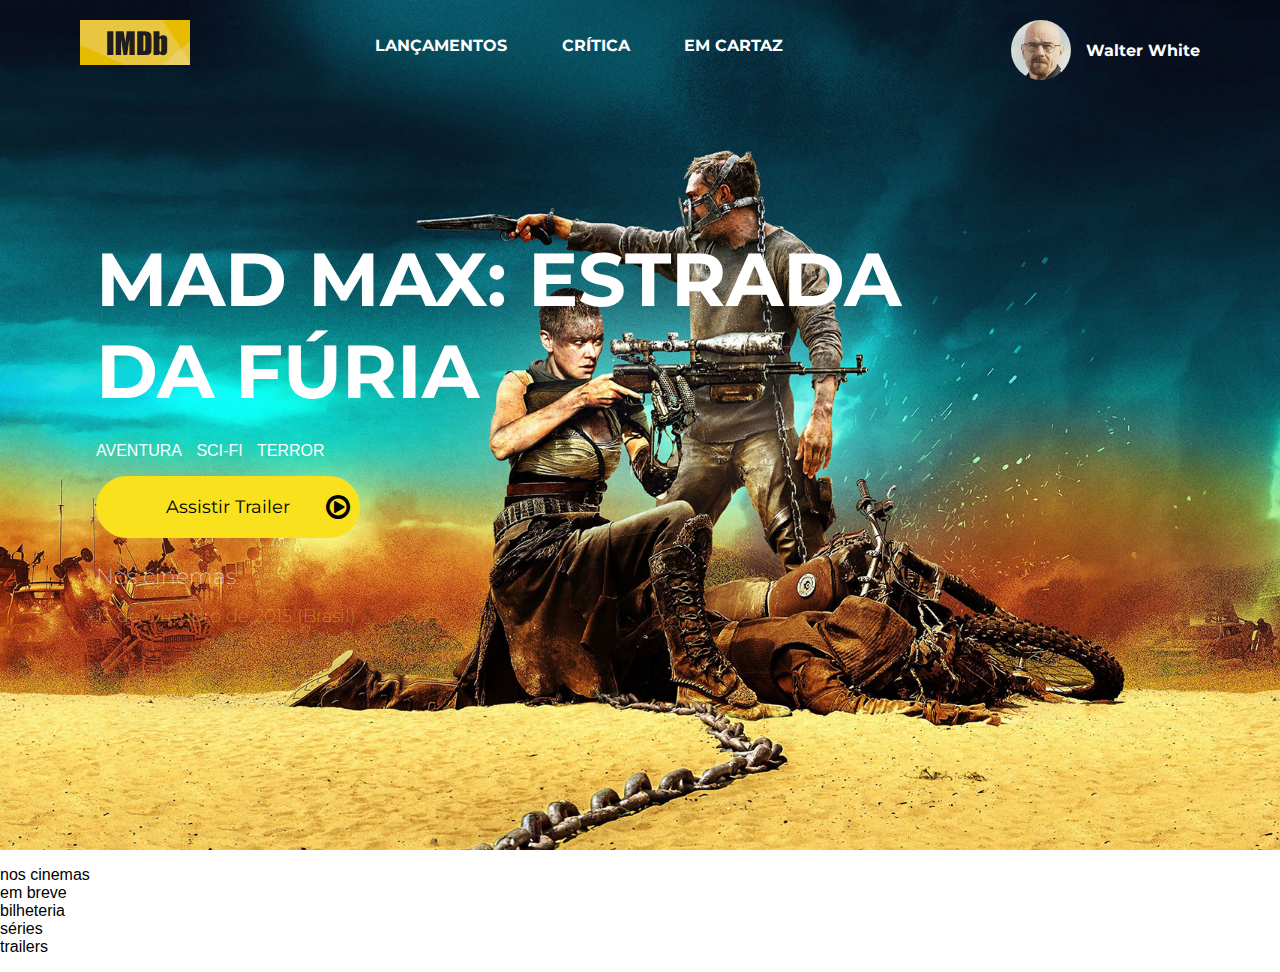
<file: react-11/public/index.html>
<!DOCTYPE html>
<html class="no-js" lang="pt-br">
	<head>
		<meta charset="utf-8" />
		<meta http-equiv="x-ua-compatible" content="ie=edge" />
		<title>IMDB - CodeNation Filmes</title>
		<meta name="description" content="" />
		<link rel="shortcut icon" type="image/png" href="/favicon.png" />
		<meta name="viewport" content="width=device-width, initial-scale=1" />

		<link rel="stylesheet" href="css/normalize.css" />
		<link rel="stylesheet" href="css/main.css" />
	</head>
	<header>
		<nav>
			<div>
				<a href="#">
					<img src="./img/logo-imdb.jpg" alt="">
				</a>
			</div>
			<ul>
				<li><a href="#">lançamentos</a></li>
				<li><a href="#">crítica</a></li>
				<li><a href="#">em cartaz</a></li>
			</ul>
			<div class="user">
				<img src="./img/walter-white.jpg" alt="">
				<label>Walter White</label>
			</div>
		</nav>
		<div class="title">
			<h1>mad max: estrada da fúria</h1>
			<ol>
				<li><a href="#">aventura</a></li>
				<li><a href="#">sci-fi</a></li>
				<li><a href="#">terror</a></li>
			</ol>
			<button>Assistir Trailer <i class="fa fa-play-circle-o"></i></button>
			<div class="info">
				<label>Nos cinemas</label>
				<span>15 de Outubro de 2015 (Brasil)</span>
			</div>
		</div>
	</header>
	<div class="box-text">
		<ol>
			<li>nos cinemas</li>
			<li>em breve</li>
			<li>bilheteria</li>
			<li>séries</li>
			<li>trailers</li>
		</ol>
	</div>
	<main>

	</main>
	<body>
	</body>
</html>
</file>
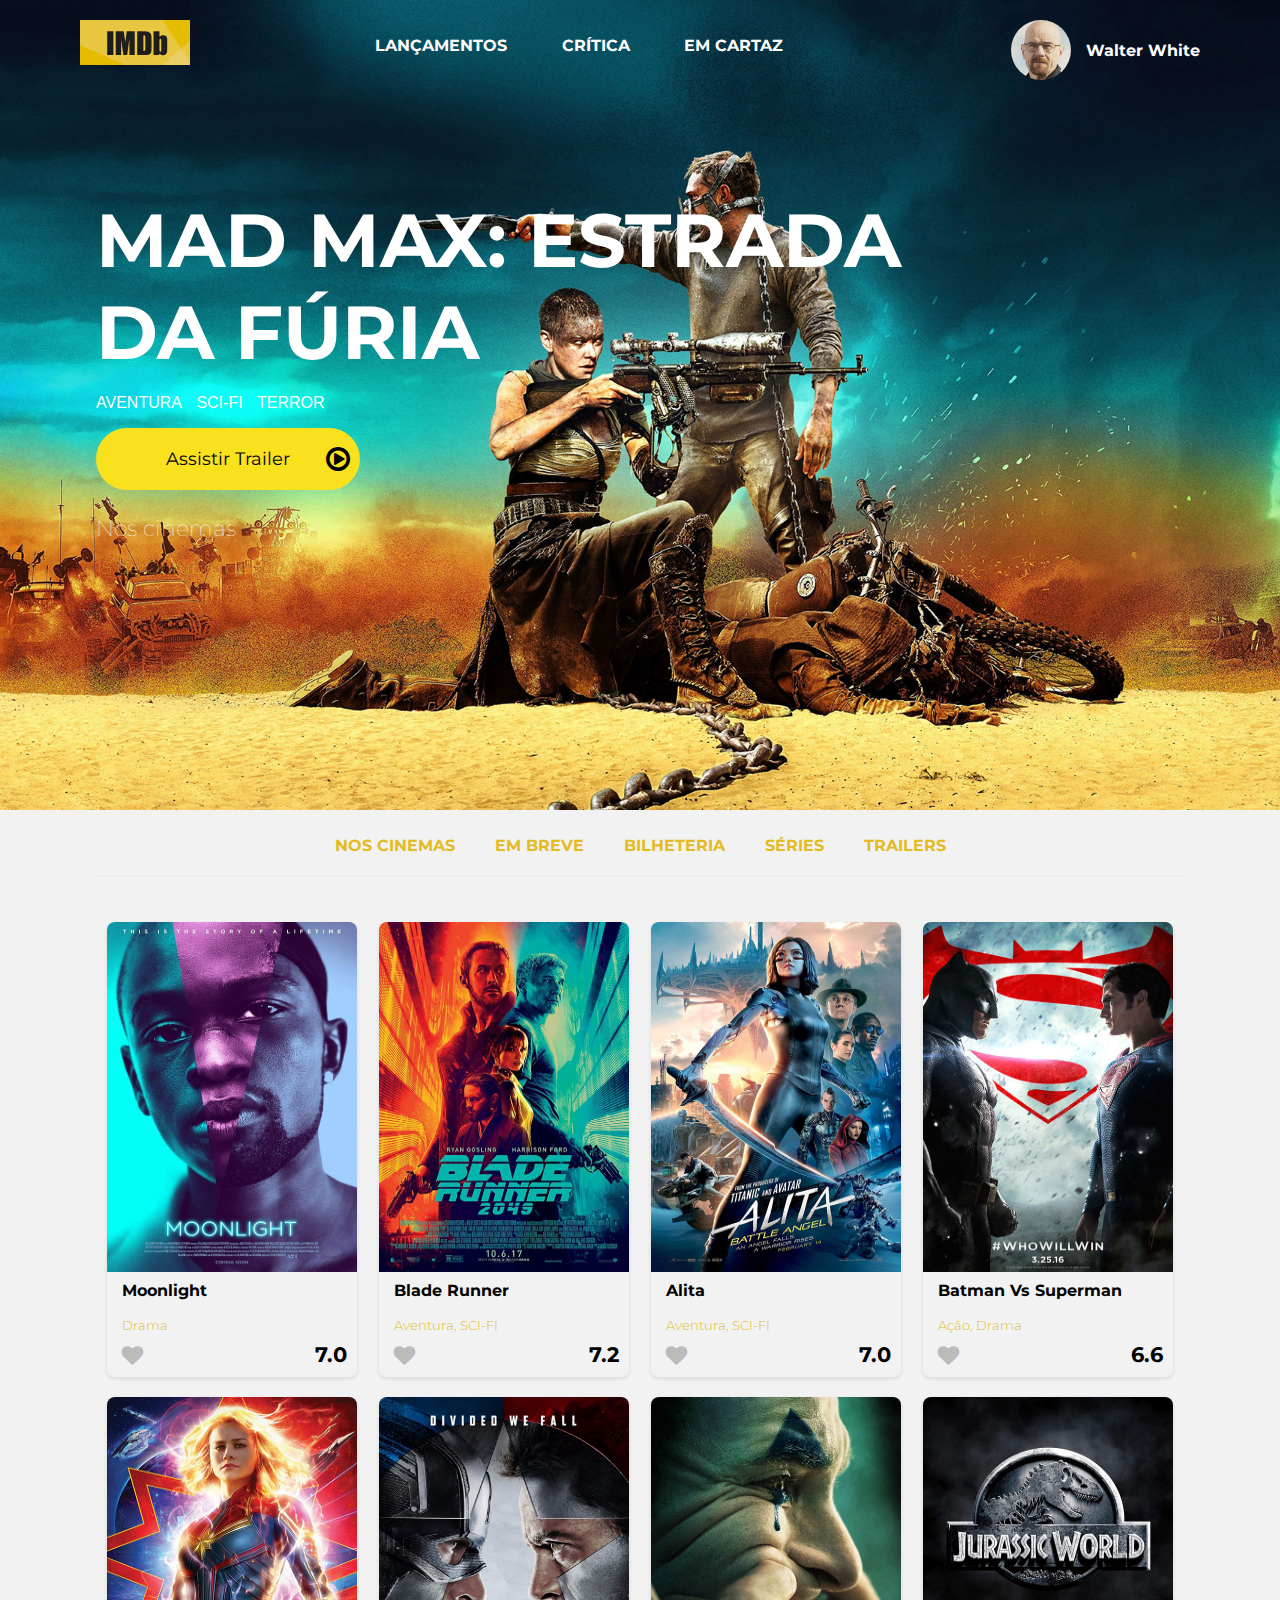
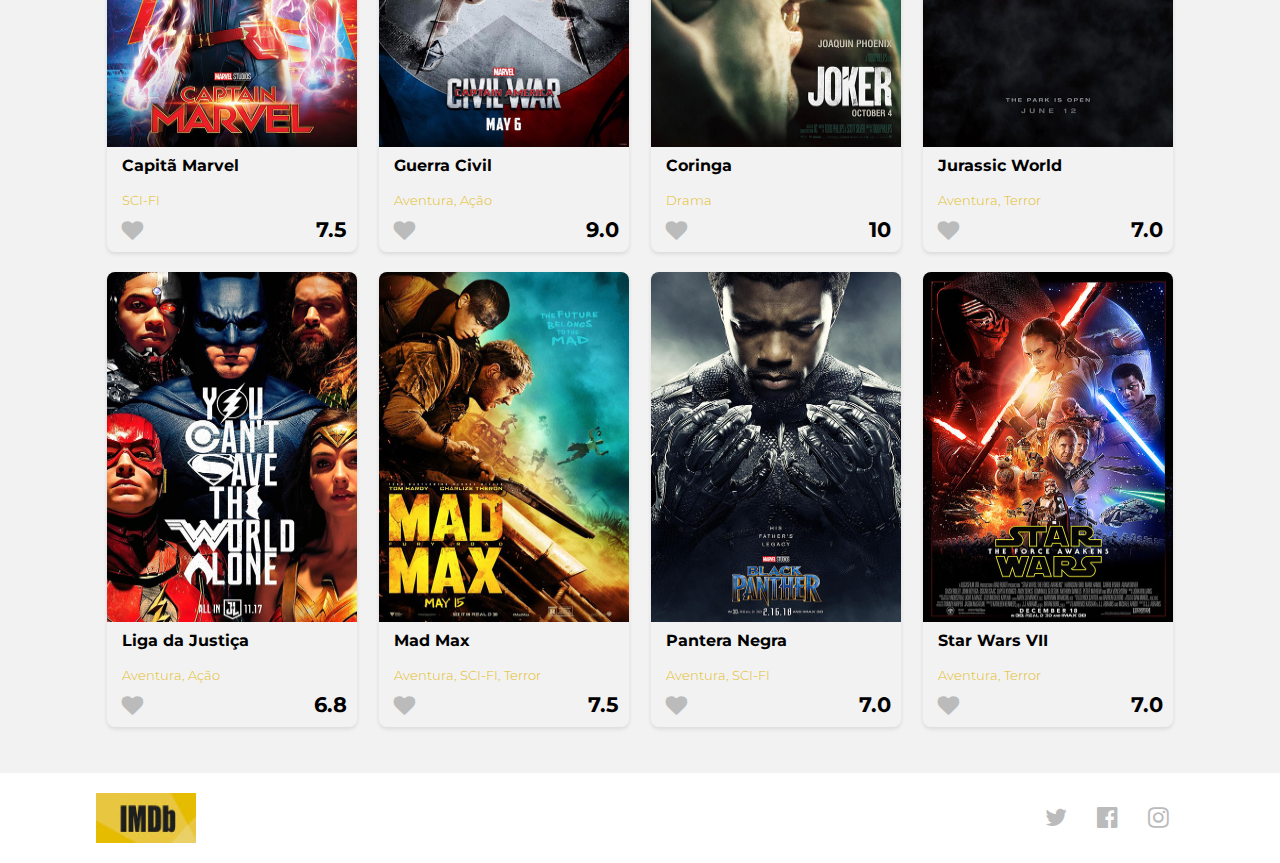
<file: semanaUm/react-11/public/index.html>
<!DOCTYPE html>
<html class="no-js" lang="pt-br">
	<head>
		<meta charset="utf-8" />
		<meta http-equiv="x-ua-compatible" content="ie=edge" />
		<title>IMDB - CodeNation Filmes</title>
		<meta name="description" content="" />
		<link rel="shortcut icon" type="image/png" href="/favicon.png" />
		<meta name="viewport" content="width=device-width, initial-scale=1" />

		<link rel="stylesheet" href="css/normalize.css" />
		<link rel="stylesheet" href="css/main.css" />
	</head>
	<body>
	<header>
		<nav>
			<div>
				<a href="#">
					<img src="./img/logo-imdb.jpg" alt="">
				</a>
			</div>
			<ul>
				<li><a href="#">lançamentos</a></li>
				<li><a href="#">crítica</a></li>
				<li><a href="#">em cartaz</a></li>
			</ul>
			<div class="user">
				<img src="./img/walter-white.jpg" alt="">
				<label>Walter White</label>
			</div>
		</nav>
		<div class="title">
			<h1>mad max: estrada da fúria</h1>
			<ol>
				<li><a href="#">aventura</a></li>
				<li><a href="#">sci-fi</a></li>
				<li><a href="#">terror</a></li>
			</ol>
			<button>Assistir Trailer <i class="fa fa-play-circle-o"></i></button>
			<div class="info">
				<label>Nos cinemas</label>
				<span>15 de Outubro de 2015 (Brasil)</span>
			</div>
		</div>
	</header>
	<section class="content">
		<nav>
			<ol>
				<li><a href="#">nos cinemas</a></li>
				<li><a href="#">em breve</a></li>
				<li><a href="#">bilheteria</a></li>
				<li><a href="#">séries</a></li>
				<li><a href="#">trailers</a></li>
			</ol>
		</nav>
		<ul class="cards">
			<li class="card">
				<figure class="capa">
					<img src="./img/poster-moonlight.jpg" alt="">
					<div class="play">
						<h3>Moonlight</h3>
						<a href="#"><i class="fa fa-play"></i></a>
					</div>
				</figure>

				<div class="info">
					<h3 class="title">Moonlight</h3>
					<p class="genero">
						<a href="#" class="genero-a">Drama</a>
					</p>
					<p class="nota">
						<i class="fa fa-heart"></i>
						<span>7.0</span>
					</p>
				</div>
			</li>

			<li class="card">
				<figure class="capa">
					<img src="./img/poster-bladerunner.jpg" alt="">
					<div class="play">
						<h3>Blade Runner</h3>
						<a href="#"><i class="fa fa-play"></i></a>
					</div>
				</figure>

				<div class="info">
					<h3 class="title">Blade Runner</h3>
					<p class="genero">
						<a href="#" class="genero-a">Aventura</a>, 
						<a href="#" class="genero-a">SCI-FI</a>
					</p>
					<p class="nota">
						<i class="fa fa-heart"></i>
						<span>7.2</span>
					</p>
				</div>
			</li>

			<li class="card">
				<figure class="capa">
					<img src="./img/poster-alita.jpg" alt="">
					<div class="play">
						<h3>Alita</h3>
						<a href="#"><i class="fa fa-play"></i></a>
					</div>
				</figure>

				<div class="info">
					<h3 class="title">Alita</h3>
					<p class="genero">
						<a href="#" class="genero-a">Aventura</a>, 
						<a href="#" class="genero-a">SCI-FI</a>
					</p>
					<p class="nota">
						<i class="fa fa-heart"></i>
						<span>7.0</span>
					</p>
				</div>
			</li>

			<li class="card">
				<figure class="capa">
					<img src="./img/poster-batman-superman.jpg" alt="">
					<div class="play">
						<h3>Batman Vs Superman</h3>
						<a href="#"><i class="fa fa-play"></i></a>
					</div>
				</figure>

				<div class="info">
					<h3 class="title">Batman Vs Superman</h3>
					<p class="genero">
						<a href="#" class="genero-a">Ação</a>,
						<a href="#" class="genero-a">Drama</a>
					</p>
					<p class="nota">
						<i class="fa fa-heart"></i>
						<span>6.6</span>
					</p>
				</div>
			</li>

			<li class="card">
				<figure class="capa">
					<img src="./img/poster-capita-marvel.jpg" alt="">
					<div class="play">
						<h3>Capitã Marvel</h3>
						<a href="#"><i class="fa fa-play"></i></a>
					</div>
				</figure>

				<div class="info">
					<h3 class="title">Capitã Marvel</h3>
					<p class="genero"> 
						<a href="#" class="genero-a">SCI-FI</a>
					</p>
					<p class="nota">
						<i class="fa fa-heart"></i>
						<span>7.5</span>
					</p>
				</div>
			</li>

			<li class="card">
				<figure class="capa">
					<img src="./img/poster-civil-war.jpg" alt="">
					<div class="play">
						<h3>Guerra Civil</h3>
						<a href="#"><i class="fa fa-play"></i></a>
					</div>
				</figure>

				<div class="info">
					<h3 class="title">Guerra Civil</h3>
					<p class="genero">
						<a href="#" class="genero-a">Aventura</a>,
						<a href="#" class="genero-a">Ação</a>
					</p>
					<p class="nota">
						<i class="fa fa-heart"></i>
						<span>9.0</span>
					</p>
				</div>
			</li>

			<li class="card">
				<figure class="capa">
					<img src="./img/poster-coringa.jpg" alt="">
					<div class="play">
						<h3>Coringa</h3>
						<a href="#"><i class="fa fa-play"></i></a>
					</div>
				</figure>

				<div class="info">
					<h3 class="title">Coringa</h3>
					<p class="genero">
						<a href="#" class="genero-a">Drama</a>
					</p>
					<p class="nota">
						<i class="fa fa-heart"></i>
						<span>10</span>
					</p>
				</div>
			</li>

			<li class="card">
				<figure class="capa">
					<img src="./img/poster-jurassic-world.jpg" alt="">
					<div class="play">
						<h3>Jurassic World</h3>
						<a href="#"><i class="fa fa-play"></i></a>
					</div>
				</figure>

				<div class="info">
					<h3 class="title">Jurassic World</h3>
					<p class="genero">
						<a href="#" class="genero-a">Aventura</a>,
						<a href="#" class="genero-a">Terror</a>
					</p>
					<p class="nota">
						<i class="fa fa-heart"></i>
						<span>7.0</span>
					</p>
				</div>
			</li>

			<li class="card">
				<figure class="capa">
					<img src="./img/poster-liga-justica.jpg" alt="">
					<div class="play">
						<h3>Liga da Justiça</h3>
						<a href="#"><i class="fa fa-play"></i></a>
					</div>
				</figure>

				<div class="info">
					<h3 class="title">Liga da Justiça</h3>
					<p class="genero">
						<a href="#" class="genero-a">Aventura</a>,
						<a href="#" class="genero-a">Ação</a>
					</p>
					<p class="nota">
						<i class="fa fa-heart"></i>
						<span>6.8</span>
					</p>
				</div>
			</li>

			<li class="card">
				<figure class="capa">
					<img src="./img/poster-mad-max.jpg" alt="">
					<div class="play">
						<h3>Mad Max</h3>
						<a href="#"><i class="fa fa-play"></i></a>
					</div>
				</figure>

				<div class="info">
					<h3 class="title">Mad Max</h3>
					<p class="genero">
						<a href="#" class="genero-a">Aventura</a>,
						<a href="#" class="genero-a">SCI-FI</a>, 
						<a href="#" class="genero-a">Terror</a>
					</p>
					<p class="nota">
						<i class="fa fa-heart"></i>
						<span>7.5</span>
					</p>
				</div>
			</li>

			<li class="card">
				<figure class="capa">
					<img src="./img/poster-pantera-negra.jpg" alt="">
					<div class="play">
						<h3>Pantera Negra</h3>
						<a href="#"><i class="fa fa-play"></i></a>
					</div>
				</figure>

				<div class="info">
					<h3 class="title">Pantera Negra</h3>
					<p class="genero">
						<a href="#" class="genero-a">Aventura</a>,
						<a href="#" class="genero-a">SCI-FI</a>
					</p>
					<p class="nota">
						<i class="fa fa-heart"></i>
						<span>7.0</span>
					</p>
				</div>
			</li>

			<li class="card">
				<figure class="capa">
					<img src="./img/poster-star-wars.jpg" alt="">
					<div class="play">
						<h3>Star Wars VII</h3>
						<a href="#"><i class="fa fa-play"></i></a>
					</div>
				</figure>

				<div class="info">
					<h3 class="title">Star Wars VII</h3>
					<p class="genero">
						<a href="#" class="genero-a">Aventura</a>,
						<a href="#" class="genero-a">Terror</a>
					</p>
					<p class="nota">
						<i class="fa fa-heart"></i>
						<span>7.0</span>
					</p>
				</div>
			</li>
		</ul>
	</section>
	<footer class="rodape">
		<div class="content">

			<img src="img/logo-imdb.jpg" alt="">
			
			<ul class="social">
				<li>
					<a href="#">
						<i class="fa fa-twitter"></i>
					</a>
				</li>
				<li>
					<a href="#">
						<i class="fa fa-facebook-official"></i>
					</a>
				</li>
				<li>
					<a href="#">
						<i class="fa fa-instagram"></i>
					</a>
				</li>
			</ul>
		</div>

	</footer>
	</body>
	</html>
</file>
<file: react-11/public/css/main.css>
@import url(https://maxcdn.bootstrapcdn.com/font-awesome/4.6.3/css/font-awesome.min.css);
@import url(https://fonts.googleapis.com/css?family=Montserrat:400,700);

* {
	box-sizing: border-box;
	padding: 0;
}
header {
	background: url('../img/capa-madmax2.jpg');
	background-size: cover;
	background-attachment: fixed;
	width: 100%;
	height: calc(100vh - 50px);
	display: flex;
	flex-direction: column;
}

header nav {
	padding-top: 20px;
	display: flex;
	justify-content: space-around;
}

header nav ul {
	list-style: none;
	width: 500px;
}

header nav ul li{
	display: inline-block;
	padding: 0 25px;
}

header nav ul li a{
	font-family: Montserrat;
	color: #fff;
	font-weight: bold;
	text-decoration: none;
	text-transform: uppercase;
	transition: ease 0.2s;
}

header nav ul li a:hover{
	color: rgb(223, 202, 42);
}

header nav .user {
	display: flex;
	justify-content: center;
	align-items: center;
}

header nav .user img {
	width: 60px;
	height: 60px;
	border-radius: 50%;
}

header nav .user label {
	color: #fff;
	font-family: Montserrat;
	font-weight: 700;
	margin-left: 15px
}

header .title {
	padding-top: 8%;
	width: 85%;
	height: 80%;
	text-align: left;
	margin: 0 auto;
}

header .title h1 {
	width: 85%;
	font: 75px Montserrat;
	color: rgb(255, 255, 255);
	font-weight: 700;
	text-transform: uppercase;
}

header .title ol {
	margin-top: -25px;
	list-style: none;
}

header .title ol li {
	display: inline;
}

header .title ol li a{
	color: #fff;
	text-transform: uppercase;
	text-decoration: none;
	padding-right: 10px;
}

header .title ol li a:hover{
	color: rgb(223, 202, 42);
}

header .title button {
	border: none;
	outline: none;
	position: relative;
	background: rgb(250, 225, 30);
	font: 18px Montserrat;
	padding: 20px 70px;
	border-radius: 50px;
	transition: ease 0.5s;
	margin-bottom: 10px;
}

header .title button:hover {
	background:rgb(223, 202, 42);
}

header .title button i{
	font-size: 28px;
	position: absolute;
	right: 10px;
	top: 17px;
}

header .title label, span {
	display: block;
	margin-top: 15px;
}

header .title label {
	color: #fff;
	font: 22px Montserrat;
	font-weight: 100;
}

header .title span {
	color:rgb(223, 202, 42);
	font: 18px Montserrat;
	font-weight: 100;
}
</file>
<file: semanaUm/react-11/public/css/main.css>
@import url(https://maxcdn.bootstrapcdn.com/font-awesome/4.6.3/css/font-awesome.min.css);
@import url(https://fonts.googleapis.com/css?family=Montserrat:400,700);

* {
	box-sizing: border-box;
	padding: 0;
}

body {
	background-color: #f2f2f2;
}

header {
	background: url('../img/capa-madmax2.jpg');
	background-size: cover;
	background-attachment: fixed;
	width: 100%;
	height: 90vh;
	display: flex;
	flex-direction: column;
}

header nav {
	padding-top: 20px;
	display: flex;
	justify-content: space-around;
}

header nav ul {
	list-style: none;
	width: 500px;
}

header nav ul li{
	display: inline-block;
	padding: 0 25px;
}

header nav ul li a{
	font-family: Montserrat;
	color: #fff;
	font-weight: bold;
	text-decoration: none;
	text-transform: uppercase;
	transition: all 0.5s;
}

header nav ul li a:hover{
	color: rgb(223, 202, 42);
}

header nav .user {
	display: flex;
	justify-content: center;
	align-items: center;
}

header nav .user img {
	width: 60px;
	height: 60px;
	border-radius: 50%;
}

header nav .user label {
	color: #fff;
	font-family: Montserrat;
	font-weight: 700;
	margin-left: 15px
}

header .title {
	padding-top: 5%;
	width: 85%;
	height: 80%;
	text-align: left;
	margin: 0 auto;
}

header .title h1 {
	width: 85%;
	font: 75px Montserrat;
	color: rgb(255, 255, 255);
	font-weight: 700;
	text-transform: uppercase;
}

header .title ol {
	margin-top: -35px;
	list-style: none;
}

header .title ol li {
	display: inline;
}

header .title ol li a{
	color: #fff;
	text-transform: uppercase;
	text-decoration: none;
	padding-right: 10px;
	transition: all 0.5s;
}

header .title ol li a:hover{
	color: rgb(223, 202, 42);
}

header .title button {
	border: none;
	outline: none;
	position: relative;
	background: rgb(250, 225, 30);
	font: 18px Montserrat;
	padding: 20px 70px;
	border-radius: 50px;
	transition: all 0.5s;
	margin-bottom: 10px;
}

header .title button:hover {
	background:rgb(223, 202, 42);
}

header .title button i{
	font-size: 28px;
	position: absolute;
	right: 10px;
	top: 17px;
}

header .title label, span {
	display: block;
	margin-top: 15px;
}

header .title label {
	color: #fff;
	font: 22px Montserrat;
	font-weight: 100;
}

header .title span {
	color:rgb(223, 202, 42);
	font: 18px Montserrat;
	font-weight: 100;
}

.content {
	margin: 0 auto;
	position: relative;
	width: 85%;
}

.content nav {
	width: 100%;
	height: 50px;
	margin: 0 auto;
}

.content nav ol {
	list-style: none;
	border-bottom: 2px solid #eee;
	display: flex;
	justify-content: center;
	align-items: center;
}

.content nav ol li{
	display: inline;
	padding: 10px 0 20px 0;
	transition: all 0.2s;
	margin: 0 20px;
}

.content nav ol li a {
	text-align: center;
	cursor: pointer;
	font: 1em Montserrat;
	text-transform: uppercase;
	color: #e4bb23;
	font-weight: bold;
	text-decoration: none;
}

.content nav ol li:hover {
	border-bottom: 2px solid rgb(223, 202, 42);
}


.content .cards {
	align-items: flex-start;
	display: flex;
	flex-direction: row;
	flex-wrap: wrap;
	justify-content: space-around;
	padding: 20px 0;
	width: 100%;
}

.content .cards .card {
	box-shadow: 0 2px 4px rgba(0, 0, 0, 0.1);
	position: relative;
	width: 23%;
	height: 455px;
	border-radius: 8px;
	overflow: hidden;
	box-shadow: 3px rgba(0,0,0,0.5);
	margin: 10px 10px;
}

.content .cards .card .capa {
	margin: 0;
	overflow: hidden;
	position: relative;
}
.content .cards .card .capa img {
	width: 100%;
	height: 350px;
}

.content .cards .card .capa .play{
	width: 100%;
	height: 98%;
	display: flex;
	flex-direction: column;
	justify-content: center;
	align-items: center;
	background-color: rgba(0, 0, 0, 0.5);
	position: absolute;
	top: 0;
	opacity: 0;
	visibility: hidden;
	transition: all 0.5s;
	z-index: 99;
}

.content .cards .card:hover .play {
	visibility: visible;
	opacity: 1;
	color: #e4bb23;
}

.content .cards .card .capa .play h3,
.content .cards .card .capa .play a {
	margin: 0 auto;
}

.content .cards .card .capa .play h3{
	color: #fff;
	font: 1.5em Montserrat;
	font-weight: 700;
	color: #e4bb23;
	text-transform: uppercase;
}

.content .cards .card .capa .play i{
	color: #fff;
	font-size: 3em;
}

.content .cards .info {
	display: flex;
	flex-direction: column;
	height: 100px;
}

.content .cards .card .info .title {
	font: 1em Montserrat;
	color: #000;
	font-weight: bold;
	margin: 5px;
	padding: 0 10px;
}

.content .cards .card .info .genero {
	color: #e4bb23;
	font: 0.8em Montserrat;
	font-weight: 300;
	padding: 0 15px;
}

.content .cards .card .info .genero a {
	color: #e4bb23;
	text-decoration: none;
}

.content .cards .card .info .nota {
	display: flex;
	justify-content: center;
	align-items: center;
	justify-content: space-around;
	padding: 5px 10px;
	margin-top: -5px
}



.content .cards .card .info .nota span {
	margin-top: -5px;
	margin-right: -25px;
	font: 1.3em Montserrat;
	color: #000;
	font-weight: bold;
	position: absolute;
	right: 35px;
	bottom: 10px
}

.content .cards .card .nota i{
	font-size: 1.3em;
	font-weight: bold;
	color:#bbb;
	position: absolute;
	left: 15px;
	bottom: 10px;
}

.content .cards .nota i:hover{
	color: #e4bb23;
}

.rodape {
	height: 90px;
	color: #bababa;
	background-color: #fff;
	text-align: center;
	display: flex;
	justify-content: center;
	align-items: center;
}

.rodape .content {
	width: 85%;
	display: flex;
	justify-content: space-between;
	align-items: center;
}

.rodape .content img {
	width: 100px;
	height: 50px;
}

.rodape .content .social {
	list-style: none;
	display: flex;
}

.rodape .content .social li {
	padding: 0 15px;
}

.rodape .content .social li a {
	color:#bbb;
	font-size: 1.5em;
	transition: all 0.5s;
} 

.rodape .content .social li a:hover .fa-twitter {
	color: #55acee
}

.rodape .content .social li a:hover .fa-facebook-official {
	color: #3b5998
}

.rodape .content .social li a:hover .fa-instagram {
	color: #e95950
}
</file>
